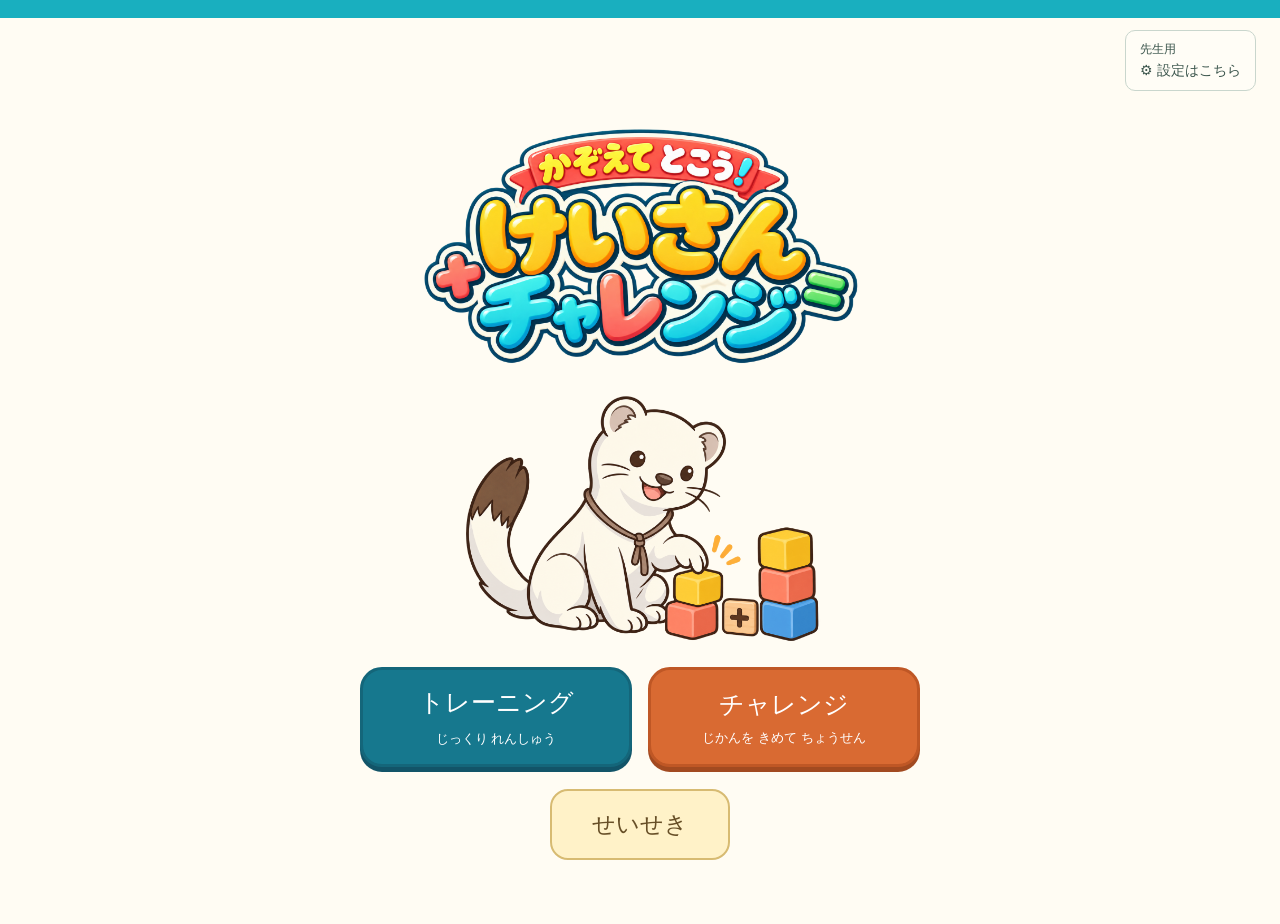
<file: index.html>
<!doctype html>
<html lang="ja"><head><meta charset="utf-8"><meta name="viewport" content="width=device-width,initial-scale=1"><title>かぞえて とこう！けいさんチャレンジ｜丸で数える計算学習</title><link rel="stylesheet" href="style.css"><meta name="description" content="足し算・引き算・掛け算を、丸で数えながら練習できる無料の計算学習アプリ。トレーニング、時間付きチャレンジ、せいせきの確認に対応。"><link rel="canonical" href="https://keisan-challenge-print.pages.dev/"><meta name="theme-color" content="#20b2c3"><link rel="icon" type="image/png" sizes="96x96" href="assets/icon-challenge-96.png"><link rel="apple-touch-icon" sizes="180x180" href="assets/icon-challenge-180.png"><link rel="manifest" href="challenge.webmanifest"><meta name="apple-mobile-web-app-title" content="けいさんチャレンジ"><meta property="og:type" content="website"><meta property="og:locale" content="ja_JP"><meta property="og:title" content="かぞえて とこう！けいさんチャレンジ｜丸で数える計算学習"><meta property="og:description" content="足し算・引き算・掛け算を、丸で数えながら練習できる無料の計算学習アプリ。トレーニング、時間付きチャレンジ、せいせきの確認に対応。"><meta property="og:url" content="https://keisan-challenge-print.pages.dev/"><meta property="og:image" content="https://keisan-challenge-print.pages.dev/assets/icon-challenge-512.png"><meta name="twitter:card" content="summary"><meta name="google-site-verification" content="uvuz7iof0rL-Bqsj0ACYcSARCsML4HEEWbpfn5xOF10" /></head>
<body><header><img class="mark app-icon" src="assets/icon-challenge-96.png" width="50" height="50" alt=""><div><p>じぶんのペースで、ひとつずつ</p><h1>百マス計算メーカー</h1></div><button id="teacherEntry" class="quiet" type="button"><span class="teacher-entry-name">先生用</span><span class="teacher-entry-action">⚙ 設定はこちら</span></button><button id="teacherBack" class="quiet" type="button" hidden>先生用メニューへ</button><button id="homeLink" class="quiet" type="button">トップへ</button></header>
<main><div id="home"><div class="child-start"><div class="child-brand"><h2 class="screen-reader-title">かぞえて とこう！けいさんチャレンジ</h2><img class="challenge-logo" src="assets/challenge-title.png" alt="" aria-hidden="true"></div><p id="childName" hidden></p><div class="counting-scene"><img class="counting-mascot" src="assets/okojo-counting.png" alt="積み木を数えるオコジョ"></div><div class="child-mode-buttons"><button id="start" type="button"><span>トレーニング</span><small>じっくり れんしゅう</small></button><button id="startChallenge" type="button"><span>チャレンジ</span><small>じかんを きめて ちょうせん</small></button></div><button id="openChildRecords" class="child-record-button" type="button">せいせき</button><p id="startError" role="alert"></p></div></div><div id="childRecordsView" hidden><h2>せいせき</h2><p id="childRecordName"></p><p id="childRecordMessage" role="status"></p><div id="childRecordStats" hidden></div><ol id="childRecordList"></ol><button id="childRecordsHome" type="button">もどる</button></div><div id="teacherMenuView" hidden><p class="eyebrow">先生の準備・管理</p><h2>先生用メニュー</h2><div class="teacher-workspaces"><section class="teacher-workspace app-workspace"><div class="workspace-heading"><span class="workspace-icon" aria-hidden="true">▦</span><div><h3>アプリの設定</h3><p>画面で取り組む「けいさんチャレンジ」の準備</p></div></div><p id="homeSummary" class="workspace-summary"></p><div class="teacher-menu"><button id="teacher" class="teacher-card" type="button">学習内容・画面の設定 <span>計算の種類、問題数、数字の範囲、表示・時間・音を設定 →</span></button><button id="openRecords" class="teacher-card" type="button">学習者・学習記録 <span>番号・ニックネームの選択、アプリの学習記録を確認 →</span></button></div><p id="learnerSummary" class="hint"></p></section></div><p class="hint">紙のプリントはこちら：<a href="print.html">百マス計算プリントメーカーを開く →</a></p></div><div id="teacherView" hidden><div class="intro"><p class="eyebrow">STEP 01</p><h2>その子に合う計算を、ここから。</h2><p>問題の条件を決めて、出題内容を確認しましょう。</p></div>
<form id="settings"><section><h3>01　計算と問題数</h3><div class="fields"><label>計算の種類<select name="operation"><option value="add">足し算</option><option value="subtract">引き算</option><option value="multiply">掛け算</option></select></label><label>問題数<select name="count"><option>3</option><option>5</option><option selected>10</option><option>25</option><option>100</option></select></label></div></section>
<section><h3>02　使う数字</h3><p class="hint">範囲は計算式に使う数に適用します。答えの範囲は制限しません。</p><div class="fields"><fieldset id="topRange"><legend>上段の数字（式の左側）</legend><div class="range"><input aria-label="上段の下限" name="topMin" type="number" min="0" value="1" required><span>〜</span><input aria-label="上段の上限" name="topMax" type="number" min="0" value="5" required></div></fieldset><fieldset id="tableRange" hidden><legend>出題する段</legend><div class="range"><input aria-label="段の下限" name="tableMin" type="number" min="0" value="1" required><span>〜</span><input aria-label="段の上限" name="tableMax" type="number" min="0" value="9" required></div></fieldset><fieldset><legend>左段の数字（式の右側）</legend><div class="range"><input aria-label="左段の下限" name="leftMin" type="number" min="0" value="1" required><span>〜</span><input aria-label="左段の上限" name="leftMax" type="number" min="0" value="5" required></div></fieldset></div>
<div class="fields conditions"><label id="carryField">繰り上がり<select name="carry"><option value="any">指定しない</option><option value="forbidden">なし</option><option value="required">あり</option></select></label><label id="borrowField" hidden>繰り下がり<select name="borrow"><option value="any">指定しない</option><option value="forbidden">なし</option><option value="required">あり</option></select></label><label id="negativeField" class="check" hidden><input name="nonNegative" type="checkbox" checked>負の答えを出さない</label></div><label class="check"><input name="allowDuplicates" type="checkbox">同じセット内の問題の重複を許可する</label><p class="hint">重複を許可しても、同じ問題が連続しないようにします。</p></section>
<section><h3>03　学習の設定</h3><div class="fields"><label hidden>学習モード<select name="mode"><option value="practice">練習モード（制限時間なし）</option><option value="challenge">実践モード</option></select></label><label id="durationField" hidden>チャレンジの時間<select name="duration"><option value="1">1分</option><option value="2">2分</option><option value="3">3分</option><option value="4">4分</option><option value="5" selected>5分</option><option value="6">6分</option><option value="7">7分</option><option value="8">8分</option><option value="9">9分</option><option value="10">10分</option></select></label><label>計算画面の表示<select name="display"><option value="normal">通常表示</option><option value="support">サポート表示（丸で数える）</option></select></label><label>数字キーパッドの位置<select name="keypad"><option value="right">右寄せ</option><option value="left">左寄せ</option></select></label><label>効果音<select name="sound"><option value="off">オフ</option><option value="on">オン</option></select></label></div><p class="hint">設定を確認したら「設定を使ってトップへ」で戻れます。設定はこのページを閉じるまで有効です。</p></section>
<div class="actions"><button id="apply" class="quiet" type="button">設定を使ってトップへ</button><button type="submit">この条件で問題を確認する <span>→</span></button></div></form>
<section id="preview" hidden tabindex="-1"><p class="eyebrow">PREVIEW</p><h2>出題内容の確認</h2><p id="summary"></p><p id="error" role="alert"></p><ol id="questions"></ol></section>
</div><div id="recordsView" hidden><p class="eyebrow">先生用</p><h2>学習記録</h2><p class="hint">この端末・ブラウザー内だけに保存します。外部送信・端末間同期はありません。閲覧データの削除や端末・ブラウザーの設定によって記録が消えることがあります。</p><p id="storageMessage" role="status"></p><section><h3>学習者を選ぶ</h3><label>記録する学習者<select id="learnerSelect"><option value="">選ばない（保存せずに学習）</option></select></label><p class="hint">共有端末では、学習を始める前に選択を確認してください。ページを開き直すと未選択に戻ります。</p><div class="register-row"><label>番号またはニックネーム<input id="learnerName" type="text" maxlength="40" placeholder="例：01、そら" autocomplete="off"></label><button id="addLearner" type="button">登録して選ぶ</button></div><p id="learnerMessage" role="status"></p></section><section><h3>選んだ学習者の記録</h3><p id="recordEmpty"></p><div class="record-table-wrap"><table id="recordTable" hidden><thead><tr><th scope="col">日付</th><th scope="col">できた数</th><th scope="col">操作</th></tr></thead><tbody id="recordRows"></tbody></table></div><button id="clearLearnerRecords" class="quiet" type="button" hidden>この学習者の記録をすべて削除</button><div id="deleteRecordConfirm" hidden><p>選んだ記録を削除します。元に戻せません。</p><button id="confirmRecordDelete" type="button">削除する</button><button id="cancelRecordDelete" class="quiet" type="button">やめる</button></div></section><button id="recordsHome" type="button">トップへ</button></div><div id="lesson" hidden><div class="lesson-meta"><span id="modeLabel"></span><span id="timer"></span></div><ol id="progress" aria-label="問題の進み具合"></ol><div class="calculation"><div id="equation"></div><output id="answer" aria-label="入力した答え"></output></div><div id="support" hidden><div id="quantities"></div><p class="support-hint">まるを おすと、いろが かわるよ</p></div><p id="feedback" role="status" aria-live="polite"></p><div id="retryOptions" hidden><button id="showAnswer" class="quiet" type="button">答えを見る</button><button id="skip" class="quiet" type="button">次へ進む</button></div><div id="keypad"></div></div><div id="result" class="hero" hidden><p class="eyebrow">おしまい</p><h2 id="resultTitle"></h2><button id="resultHome" type="button">トップへ</button></div><footer>学習者を選んだ場合、日付とできた数をこの端末のブラウザー内に保存します。 · <a href="about-challenge.html">使い方・アプリについて</a></footer></main><dialog id="leaveLesson" aria-labelledby="leaveTitle" aria-describedby="leaveDescription"><h2 id="leaveTitle">学習をやめて戻りますか？</h2><p id="leaveDescription">この回の記録は保存しません。</p><p class="hint">実践モードの時間は、確認中も進みます。</p><div class="leave-actions"><button id="continueLesson" type="button" autofocus>学習を続ける</button><button id="confirmLeave" class="quiet" type="button">やめてトップへ</button></div></dialog><script type="module" src="src/app.mjs"></script></body></html>
</file>
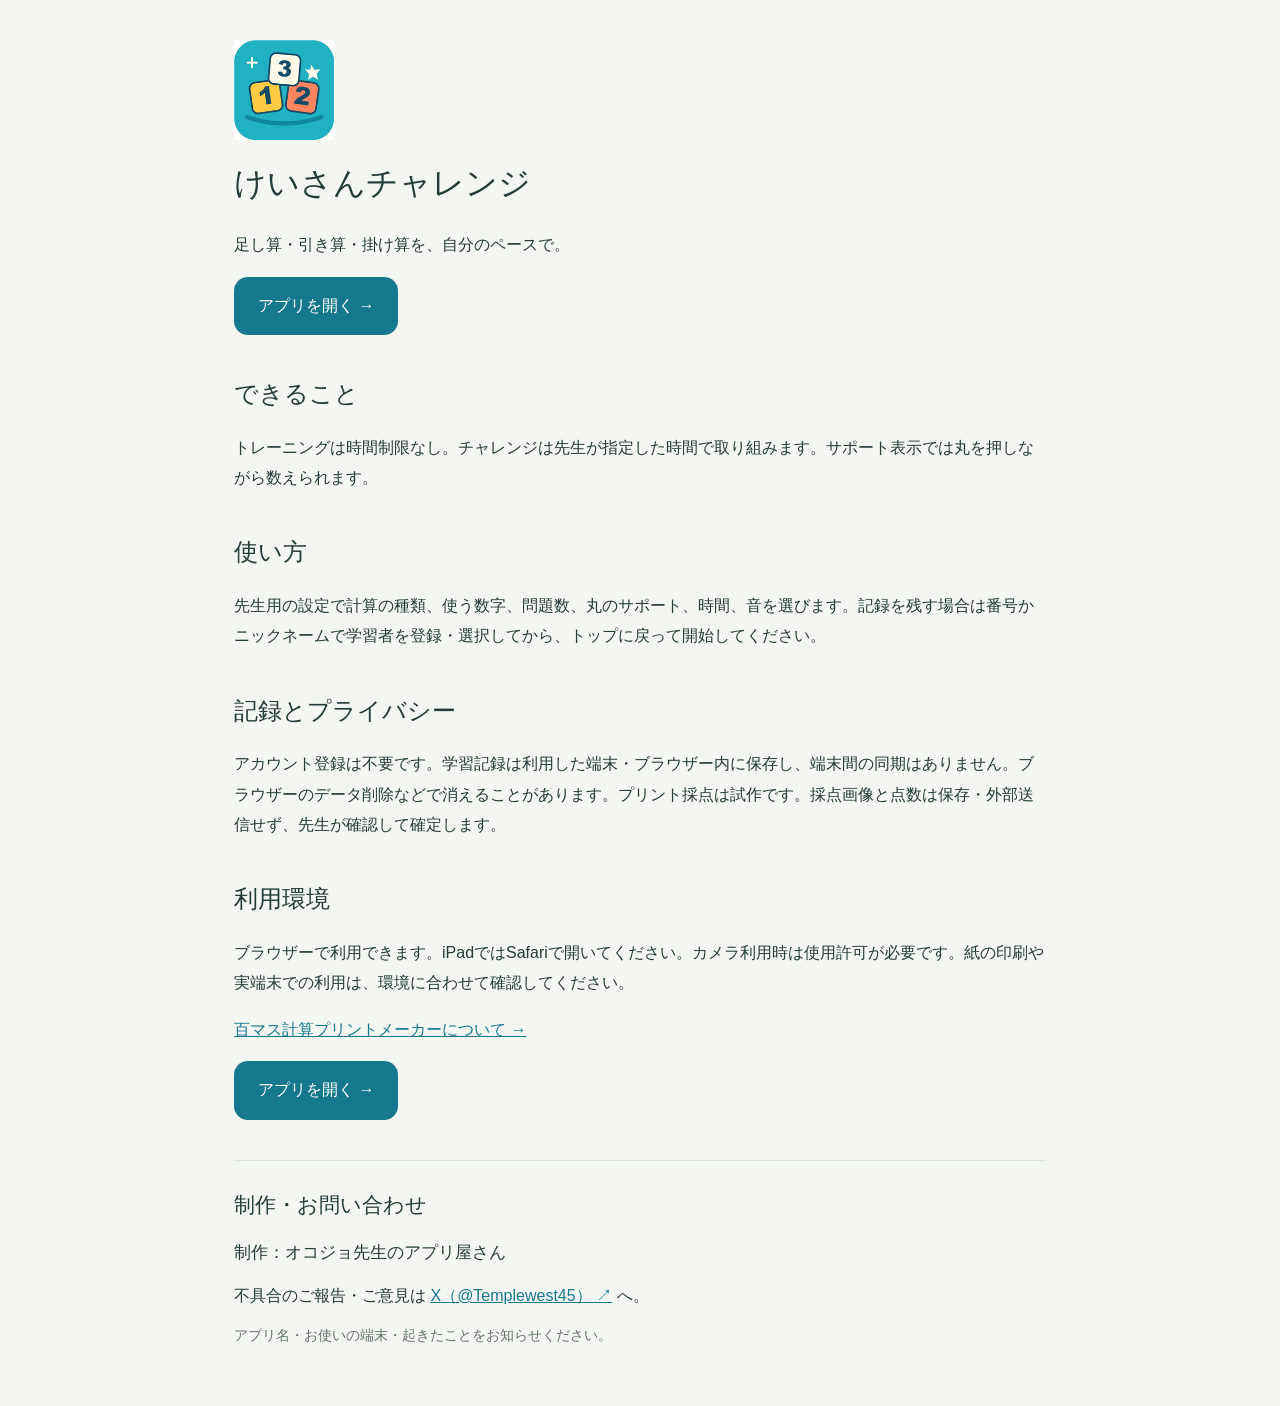
<file: about-challenge.html>
<!doctype html><html lang="ja"><head><meta charset="utf-8"><meta name="viewport" content="width=device-width,initial-scale=1"><title>けいさんチャレンジ｜使い方・機能</title><meta name="description" content="足し算・引き算・掛け算を、自分のペースで。トレーニングは時間制限なし。チャレンジは先生が指定した時間で取り組みます。サポート表示では丸を押しながら数えられます。"><link rel="canonical" href="https://keisan-challenge-print.pages.dev/about-challenge.html"><link rel="icon" href="assets/icon-challenge-96.png" type="image/png"><meta property="og:title" content="けいさんチャレンジ"><meta property="og:image" content="https://keisan-challenge-print.pages.dev/assets/icon-challenge-512.png"><link rel="stylesheet" href="style.css"></head><body><main class="about-page"><img class="about-icon" src="assets/icon-challenge-192.png" alt=""><h1>けいさんチャレンジ</h1><p>足し算・引き算・掛け算を、自分のペースで。</p><a class="open-app" href="index.html">アプリを開く →</a><h2>できること</h2><p>トレーニングは時間制限なし。チャレンジは先生が指定した時間で取り組みます。サポート表示では丸を押しながら数えられます。</p><h2>使い方</h2><p>先生用の設定で計算の種類、使う数字、問題数、丸のサポート、時間、音を選びます。記録を残す場合は番号かニックネームで学習者を登録・選択してから、トップに戻って開始してください。</p><h2>記録とプライバシー</h2><p>アカウント登録は不要です。学習記録は利用した端末・ブラウザー内に保存し、端末間の同期はありません。ブラウザーのデータ削除などで消えることがあります。プリント採点は試作です。採点画像と点数は保存・外部送信せず、先生が確認して確定します。</p><h2>利用環境</h2><p>ブラウザーで利用できます。iPadではSafariで開いてください。カメラ利用時は使用許可が必要です。紙の印刷や実端末での利用は、環境に合わせて確認してください。</p><p><a href="about-print.html">百マス計算プリントメーカーについて →</a></p><a class="open-app" href="index.html">アプリを開く →</a><section class="creator-info" aria-labelledby="creator-info-heading"><h2 id="creator-info-heading">制作・お問い合わせ</h2><p class="creator-credit">制作：<strong>オコジョ先生のアプリ屋さん</strong></p><p>不具合のご報告・ご意見は <a href="https://x.com/Templewest45" target="_blank" rel="noopener noreferrer">X（@Templewest45） ↗</a> へ。</p><p class="hint">アプリ名・お使いの端末・起きたことをお知らせください。</p></section></main></body></html>
</file>
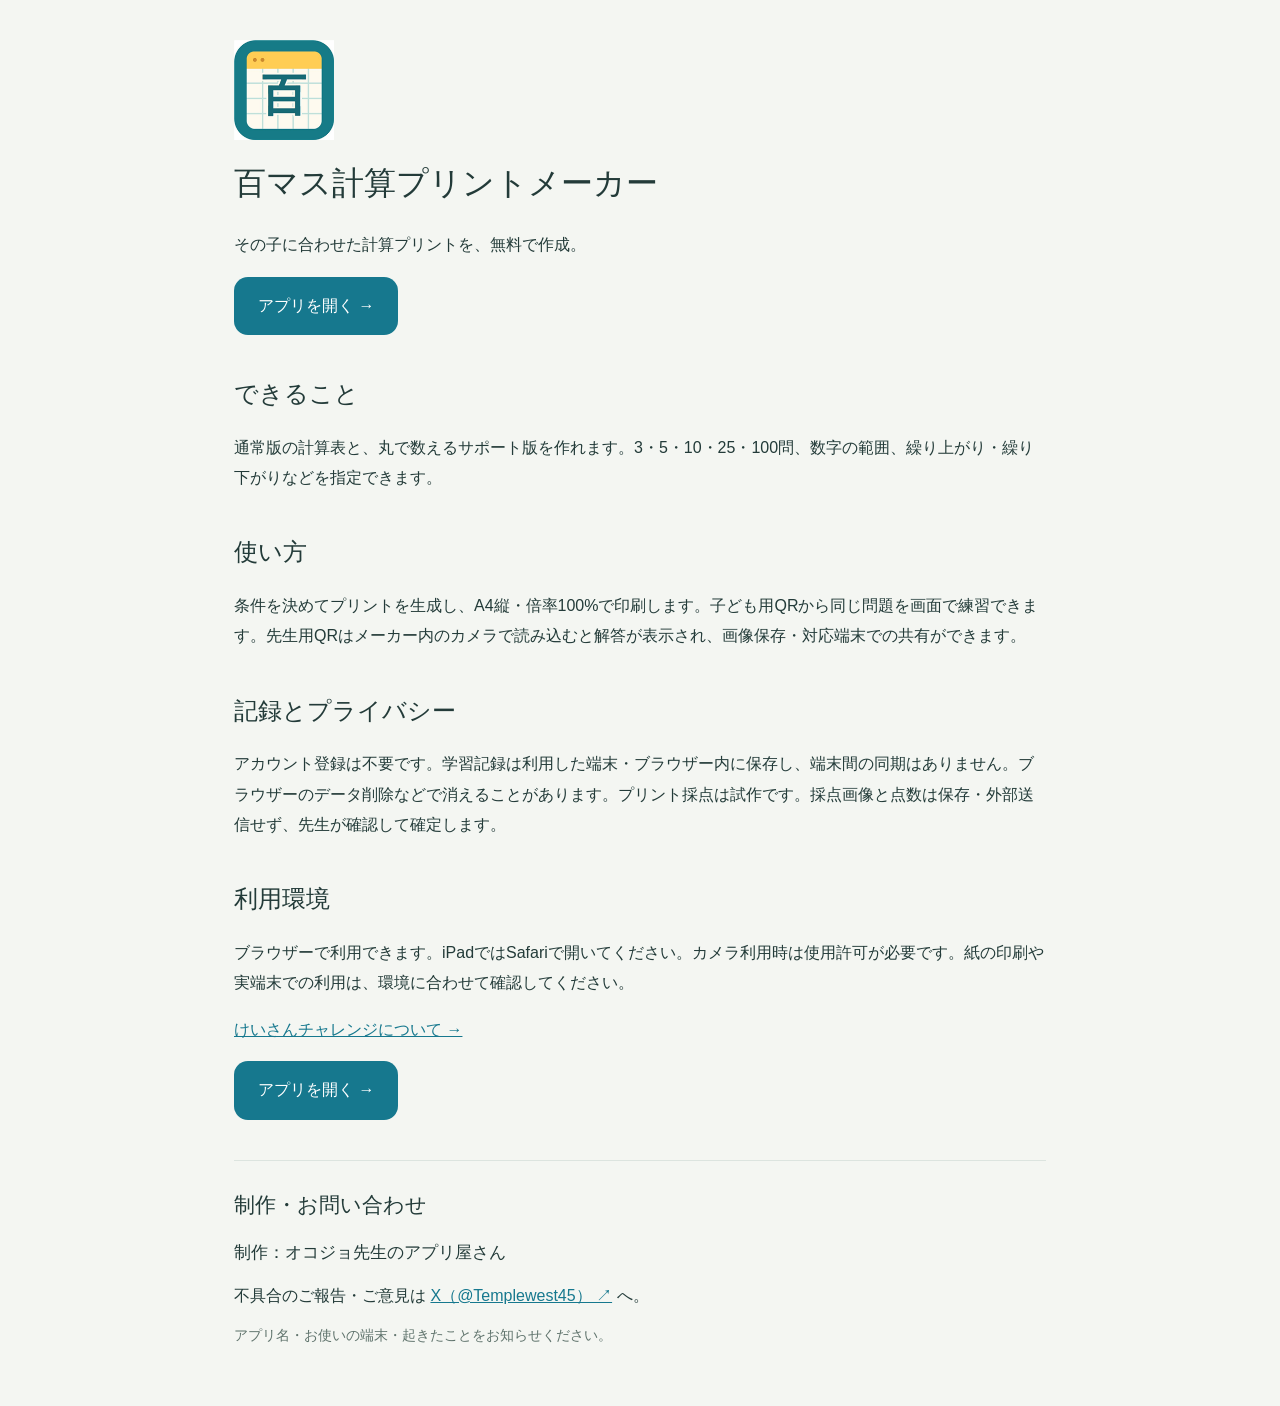
<file: about-print.html>
<!doctype html><html lang="ja"><head><meta charset="utf-8"><meta name="viewport" content="width=device-width,initial-scale=1"><title>百マス計算プリントメーカー｜使い方・機能</title><meta name="description" content="その子に合わせた計算プリントを、無料で作成。通常版の計算表と、丸で数えるサポート版を作れます。3・5・10・25・100問、数字の範囲、繰り上がり・繰り下がりなどを指定できます。"><link rel="canonical" href="https://keisan-challenge-print.pages.dev/about-print.html"><link rel="icon" href="assets/icon-print-96.png" type="image/png"><meta property="og:title" content="百マス計算プリントメーカー"><meta property="og:image" content="https://keisan-challenge-print.pages.dev/assets/icon-print-512.png"><link rel="stylesheet" href="style.css"></head><body><main class="about-page"><img class="about-icon" src="assets/icon-print-192.png" alt=""><h1>百マス計算プリントメーカー</h1><p>その子に合わせた計算プリントを、無料で作成。</p><a class="open-app" href="print.html">アプリを開く →</a><h2>できること</h2><p>通常版の計算表と、丸で数えるサポート版を作れます。3・5・10・25・100問、数字の範囲、繰り上がり・繰り下がりなどを指定できます。</p><h2>使い方</h2><p>条件を決めてプリントを生成し、A4縦・倍率100%で印刷します。子ども用QRから同じ問題を画面で練習できます。先生用QRはメーカー内のカメラで読み込むと解答が表示され、画像保存・対応端末での共有ができます。</p><h2>記録とプライバシー</h2><p>アカウント登録は不要です。学習記録は利用した端末・ブラウザー内に保存し、端末間の同期はありません。ブラウザーのデータ削除などで消えることがあります。プリント採点は試作です。採点画像と点数は保存・外部送信せず、先生が確認して確定します。</p><h2>利用環境</h2><p>ブラウザーで利用できます。iPadではSafariで開いてください。カメラ利用時は使用許可が必要です。紙の印刷や実端末での利用は、環境に合わせて確認してください。</p><p><a href="about-challenge.html">けいさんチャレンジについて →</a></p><a class="open-app" href="print.html">アプリを開く →</a><section class="creator-info" aria-labelledby="creator-info-heading"><h2 id="creator-info-heading">制作・お問い合わせ</h2><p class="creator-credit">制作：<strong>オコジョ先生のアプリ屋さん</strong></p><p>不具合のご報告・ご意見は <a href="https://x.com/Templewest45" target="_blank" rel="noopener noreferrer">X（@Templewest45） ↗</a> へ。</p><p class="hint">アプリ名・お使いの端末・起きたことをお知らせください。</p></section></main></body></html>
</file>
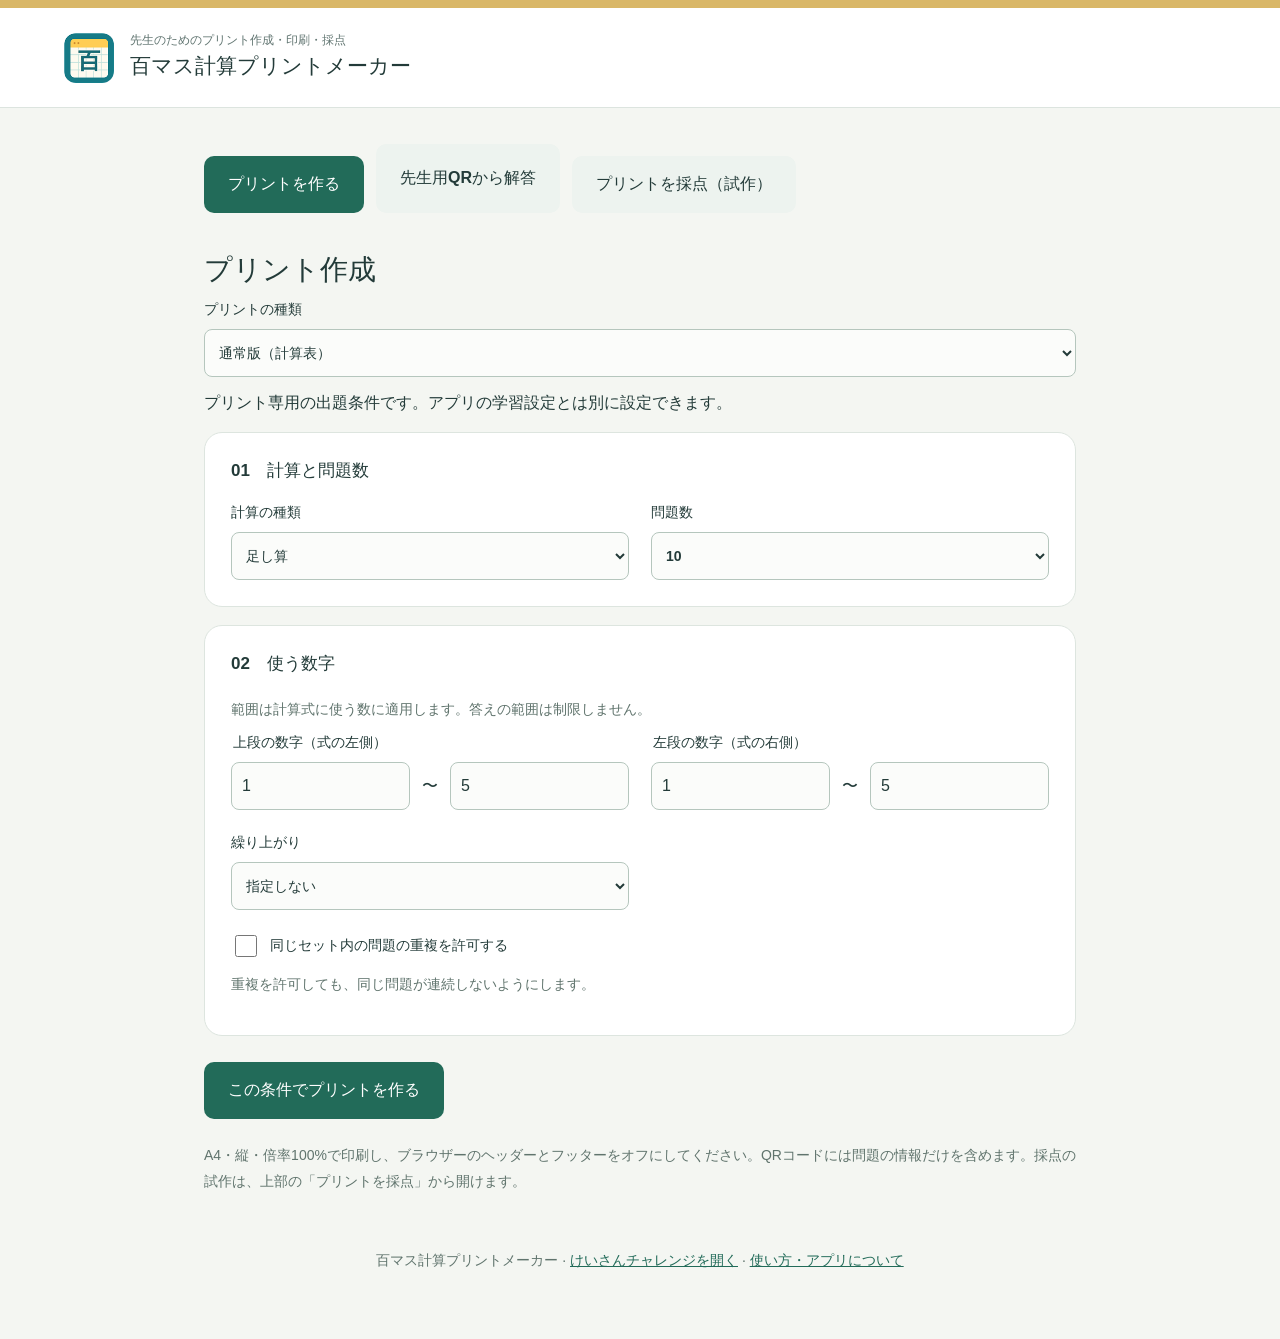
<file: print.html>
<!doctype html><html lang="ja"><head><meta charset="utf-8"><meta name="viewport" content="width=device-width,initial-scale=1"><title>百マス計算プリントメーカー｜無料の計算プリント作成・印刷</title><link rel="stylesheet" href="style.css"><meta name="description" content="足し算・引き算・掛け算の百マス計算プリントを無料作成。3・5・10・25・100問、数字の範囲、通常版・丸で数えるサポート版を指定して印刷できます。"><link rel="canonical" href="https://keisan-challenge-print.pages.dev/print.html"><meta name="theme-color" content="#177b87"><link rel="icon" type="image/png" sizes="96x96" href="assets/icon-print-96.png"><link rel="apple-touch-icon" sizes="180x180" href="assets/icon-print-180.png"><link rel="manifest" href="print.webmanifest"><meta name="apple-mobile-web-app-title" content="百マスプリント"><meta property="og:type" content="website"><meta property="og:locale" content="ja_JP"><meta property="og:title" content="百マス計算プリントメーカー｜無料の計算プリント作成・印刷"><meta property="og:description" content="足し算・引き算・掛け算の百マス計算プリントを無料作成。3・5・10・25・100問、数字の範囲、通常版・丸で数えるサポート版を指定して印刷できます。"><meta property="og:url" content="https://keisan-challenge-print.pages.dev/print.html"><meta property="og:image" content="https://keisan-challenge-print.pages.dev/assets/icon-print-512.png"><meta name="twitter:card" content="summary"><meta name="google-site-verification" content="uvuz7iof0rL-Bqsj0ACYcSARCsML4HEEWbpfn5xOF10" /></head><body data-app="print"><header><img class="mark app-icon" src="assets/icon-print-96.png" width="50" height="50" alt=""><div><p>先生のためのプリント作成・印刷・採点</p><h1>百マス計算プリントメーカー</h1></div></header><main><nav class="print-app-nav" aria-label="プリントメーカーのメニュー"><button id="openPrint" type="button" aria-pressed="true">プリントを作る</button><button id="openAnswerReader" class="quiet" type="button" aria-pressed="false">先生用QRから解答</button><button id="openGrading" class="quiet" type="button" aria-pressed="false">プリントを採点（試作）</button></nav><div id="printView"><div class="print-controls"><p class="eyebrow">先生用</p><h2>プリント作成</h2><label>プリントの種類<select id="printType"><option value="normal">通常版（計算表）</option><option value="support">サポート版（丸で数える）</option></select></label><p>プリント専用の出題条件です。アプリの学習設定とは別に設定できます。</p><form id="printSettings"><section><h3>01　計算と問題数</h3><div class="fields"><label>計算の種類<select name="operation"><option value="add">足し算</option><option value="subtract">引き算</option><option value="multiply">掛け算</option></select></label><label>問題数<select name="count"><option>3</option><option>5</option><option selected>10</option><option>25</option><option>100</option></select></label></div></section>
<section><h3>02　使う数字</h3><p class="hint">範囲は計算式に使う数に適用します。答えの範囲は制限しません。</p><div class="fields"><fieldset id="print-topRange"><legend>上段の数字（式の左側）</legend><div class="range"><input aria-label="上段の下限" name="topMin" type="number" min="0" value="1" required><span>〜</span><input aria-label="上段の上限" name="topMax" type="number" min="0" value="5" required></div></fieldset><fieldset id="print-tableRange" hidden><legend>出題する段</legend><div class="range"><input aria-label="段の下限" name="tableMin" type="number" min="0" value="1" required><span>〜</span><input aria-label="段の上限" name="tableMax" type="number" min="0" value="9" required></div></fieldset><fieldset><legend>左段の数字（式の右側）</legend><div class="range"><input aria-label="左段の下限" name="leftMin" type="number" min="0" value="1" required><span>〜</span><input aria-label="左段の上限" name="leftMax" type="number" min="0" value="5" required></div></fieldset></div>
<div class="fields conditions"><label id="print-carryField">繰り上がり<select name="carry"><option value="any">指定しない</option><option value="forbidden">なし</option><option value="required">あり</option></select></label><label id="print-borrowField" hidden>繰り下がり<select name="borrow"><option value="any">指定しない</option><option value="forbidden">なし</option><option value="required">あり</option></select></label><label id="print-negativeField" class="check" hidden><input name="nonNegative" type="checkbox" checked>負の答えを出さない</label></div><label class="check"><input name="allowDuplicates" type="checkbox">同じセット内の問題の重複を許可する</label><p class="hint">重複を許可しても、同じ問題が連続しないようにします。</p></section>
</form><p id="printSummary"></p><button id="makePrint" type="button">この条件でプリントを作る</button><button id="printButton" class="quiet" type="button" hidden>印刷する</button><div id="printImageActions" class="print-image-actions" hidden><label id="imagePageLabel">画像にするページ<select id="imagePage"></select></label><button id="downloadPrintImage" type="button">画像をダウンロード</button><button id="sharePrintImage" class="quiet" type="button">画像を共有</button><p id="printImageMessage" role="status"></p></div><p id="printError" role="alert"></p><p class="hint">A4・縦・倍率100%で印刷し、ブラウザーのヘッダーとフッターをオフにしてください。QRコードには問題の情報だけを含めます。採点の試作は、上部の「プリントを採点」から開けます。</p></div><div id="paper" hidden></div></div><div id="answerReaderView" hidden><h2>先生用QRを読み込む</h2><p>カメラを開き、プリント下部の「先生用」QRをかざしてください。読み取ると解答を表示します。</p><div class="answer-actions"><button id="startAnswerCamera" type="button">カメラで先生用QRを読む</button><button id="stopAnswerCamera" class="quiet" type="button" hidden>カメラを閉じる</button></div><video id="answerQrVideo" playsinline muted hidden aria-label="先生用QRのカメラ映像"></video><label class="photo-picker">先生用QRの写真を選ぶ・撮影する<input id="answerQrFile" type="file" accept="image/*" capture="environment"></label><p id="answerQrMessage" role="status"></p></div><div id="gradingView" hidden><p class="eyebrow">先生用・技術検証</p><h2>プリント採点</h2><p class="hint">手書き数字の認識は試作です。画像と認識結果を全問確認し、修正してから確定してください。画像・点数は保存せず、この画面を離れると破棄します。外部送信しません。</p><button id="startCamera" type="button">カメラを開く</button><label class="photo-picker">撮影した写真を選ぶ<input id="gradingFile" type="file" accept="image/*" capture="environment"></label><video id="gradingVideo" playsinline muted hidden></video><button id="takePhoto" type="button" hidden>この画像で撮影</button><p id="gradingMessage" role="status" aria-live="polite"></p><canvas id="gradingCanvas" hidden aria-label="写真の用紙四隅を左上から時計回りに指定"></canvas><button id="resetCorners" class="quiet" type="button" hidden>四隅を選び直す</button><button id="recognizePrint" type="button" hidden>数字を読み取る（仮採点）</button><div id="gradingReview" hidden><h3>先生の確認・修正</h3><p class="hint">空欄も含めて全問を確認してください。数字を修正すると確認済みのチェックが外れます。</p><div id="gradingRows"></div><button id="confirmGrading" type="button">確認して確定</button><p id="gradingResult" role="status"></p></div><div id="gradingReference" aria-hidden="true"></div></div><footer>百マス計算プリントメーカー · <a href="index.html">けいさんチャレンジを開く</a> · <a href="about-print.html">使い方・アプリについて</a></footer></main><script src="vendor/jsqr.mjs"></script><script src="vendor/ocr/tesseract.min.js"></script><script src="vendor/qrcode.mjs"></script><script type="module" src="src/print-app.mjs"></script></body></html>
</file>
<file: style.css>
:root{font-family:"Yu Gothic UI","Meiryo",sans-serif;color:#233b39;background:#f4f6f2;font-synthesis:none}*{box-sizing:border-box}body{margin:0}header{display:flex;align-items:center;gap:16px;padding:24px 5%;background:#fff;border-bottom:1px solid #dce4df}header p{font-size:12px;margin:0;color:#617571}h1{font-size:21px;margin:3px 0}.mark{background:#226b59;color:white;border-radius:14px;font-size:32px;width:50px;height:50px;text-align:center}.badge{margin-left:auto;background:#edf3ef;border-radius:30px;padding:9px 16px;font-size:12px}main{max-width:920px;margin:auto;padding:36px 24px}.intro{margin-bottom:30px}h2{font-size:28px;margin:8px 0 12px}.eyebrow{font-size:12px;font-weight:bold;letter-spacing:2px;color:#337961}.intro>p:last-child,.hint,footer{color:#60746d;font-size:14px;line-height:1.8}section{background:#fff;border:1px solid #dde5df;border-radius:18px;padding:26px;margin:18px 0}h3{font-size:17px;margin:0 0 22px}.fields{display:grid;grid-template-columns:1fr 1fr;gap:22px}label,legend{font-size:14px;font-weight:600}label{display:flex;flex-direction:column;gap:10px}input,select,button{font:inherit}select,input[type=number]{width:100%;height:48px;border:1px solid #b5c6bd;border-radius:8px;background:#fbfcfa;padding:10px;color:#233b39}input:focus,select:focus,button:focus-visible{outline:3px solid #e2b44b;outline-offset:3px}fieldset{margin:0;padding:0;border:0;min-width:0}legend{margin-bottom:10px}.range{display:flex;align-items:center;gap:12px}.conditions{margin-top:24px}.check{display:flex;flex-direction:row;align-items:center;margin-top:22px;gap:10px}.check input{width:22px;height:22px;accent-color:#226b59}.hint{margin:12px 0}.actions{text-align:right}button{border:0;background:#226b59;color:#fff;border-radius:10px;padding:18px 24px;font-weight:bold;cursor:pointer}button:hover{background:#185644}button span{margin-left:25px}#questions{display:grid;grid-template-columns:repeat(2,1fr);gap:12px;padding-left:30px}#questions li{padding:12px;background:#f4f6f2;border-radius:8px;font-size:20px}#error{color:#923b2a;line-height:1.8}footer{text-align:center;margin:30px 0}[hidden]{display:none!important}@media(max-width:600px){header{padding:18px;gap:10px}h1{font-size:17px}.badge{display:none}main{padding:24px 14px}h2{font-size:23px}section{padding:20px}.fields{grid-template-columns:1fr}#questions{grid-template-columns:1fr}.actions button{width:100%}}
:root{--green:#226b59}.quiet{background:#edf3ef;color:#233b39}.quiet:hover{background:#dce9e0}#homeLink{margin-left:auto;padding:12px}.hero{padding:64px 32px;text-align:center;background:#e6eee4;border-radius:24px;margin:18px 0 28px}.hero h2{font-size:44px;line-height:1.6;letter-spacing:.06em}.hero>p{line-height:1.8}.hero button{min-width:240px;font-size:22px;margin:20px 0 8px}.teacher-card{display:flex;align-items:center;justify-content:space-between;width:100%;background:#fff;border:1px solid #cbd9d0;color:#233b39;text-align:left;padding:25px}.teacher-card span{font-size:14px;font-weight:normal}.teacher-card:hover{background:#edf3ef}.actions{display:flex;gap:12px;justify-content:flex-end;flex-wrap:wrap}.lesson-meta{display:flex;justify-content:space-between;color:#51675d}#progress{display:flex;justify-content:center;gap:8px;padding:0;list-style:none;margin:28px 0}#progress li{width:44px;height:44px;border:2px solid #c9d5cc;border-radius:50%;display:grid;place-items:center;background:#fff;font-size:18px}#progress .current{border:3px solid #226b59;background:#e0eee5;font-weight:bold}#progress .done{background:#e5ede7}.calculation{display:flex;justify-content:center;align-items:center;gap:20px;margin:40px 0 0;font-size:clamp(32px,6vw,64px);font-weight:bold}#answer{min-width:130px;min-height:90px;padding:10px;border:3px solid #568875;border-radius:12px;text-align:center;background:#fff}#feedback{text-align:center;min-height:56px;font-size:27px;margin:14px 0;color:#226b59}#keypad{display:grid;grid-template-columns:repeat(3,1fr);gap:12px;max-width:420px;margin:14px 0 0 auto}#keypad[data-side=left]{margin-left:0;margin-right:auto}#keypad button{min-height:72px;font-size:26px;background:#fff;color:#233b39;border:1px solid #aebfb4;box-shadow:0 3px 0 #d5dfd7}#keypad button:hover{background:#e6eee4}#keypad button:nth-child(12){background:#226b59;color:#fff}#retryOptions{text-align:center}#retryOptions button{margin:0 6px;padding:12px}@media(max-width:600px){.hero{padding:36px 18px}.hero h2{font-size:32px}.teacher-card{display:block}.teacher-card span{display:block;margin:10px 0 0}.calculation{gap:10px}#answer{min-width:95px;min-height:72px}#progress{gap:4px}#progress li{width:30px;height:30px;font-size:14px}#keypad{max-width:360px}#keypad button{min-height:60px}.actions button{width:auto}}
/* 10問を見通せる計算カード */
#progress{display:grid;grid-template-columns:repeat(10,minmax(0,1fr));gap:6px;overflow-x:auto;padding:4px 2px 10px;justify-content:normal}
#progress li{width:auto;height:auto;min-width:0;min-height:112px;border-radius:10px;display:flex;flex-direction:column;gap:9px;padding:8px 3px;border:2px solid #c9d5cc}
#progress .current{border:3px solid #226b59;padding:7px 2px;box-shadow:0 3px 0 #226b59}
.problem-number{font-size:12px;color:#60746d;line-height:1}.problem-expression{font-size:clamp(12px,1.5vw,17px);white-space:nowrap;font-weight:600;line-height:1.5}.problem-answer{display:block;width:80%;min-height:32px;border:1px solid #bdcec2;border-radius:5px;background:#fff;text-align:center;font-size:20px;line-height:30px;font-weight:600}.current .problem-number{color:#226b59;font-weight:bold}.done .problem-answer{background:#eff6ef}
@media(max-width:700px){#progress{grid-template-columns:repeat(10,76px);gap:6px}#progress li{min-height:106px}.problem-expression{font-size:16px}}
#progress li{min-height:100px;gap:7px}.problem-status{display:block;height:30px;line-height:30px;font-size:30px;font-weight:500}.problem-status.correct{color:#c33131}.problem-status.passed{color:#2467b3}
#support{margin:18px auto;max-width:700px}.support-hint{text-align:center;color:#51675d;font-size:15px;margin:8px 0 16px}#quantities{display:flex;justify-content:center;align-items:center;gap:16px;flex-wrap:wrap}.quantity{display:flex;flex-direction:column;gap:6px;padding:12px;background:#fff;border:1px solid #d0ddd4;border-radius:12px}.quantity-label{font-size:18px;text-align:center;font-weight:bold;margin-bottom:2px}.dot-row{display:grid;grid-template-columns:repeat(5,38px);gap:5px}.count-dot{display:grid;place-items:center;width:38px;height:38px;padding:0;min-width:0;border-radius:50%;background:#fff;border:2px solid #537c6a;color:#fff;touch-action:manipulation}.count-dot:hover{background:#e7eee6}.count-dot.counted{background:#226b59;border-color:#226b59}.count-dot.counted::after{content:'✓';font-size:22px}.count-dot:focus-visible{outline:3px solid #e2b44b;outline-offset:2px}.quantity-symbol{font-size:28px}.quantity-zero{color:#60746d;padding:6px}.quantity-summary{width:100%;text-align:center;margin:0;color:#51675d}#support:not([hidden])~#feedback{margin:8px 0;min-height:38px}@media(max-width:600px){#quantities{gap:10px}.dot-row{grid-template-columns:repeat(5,34px);gap:4px}.count-dot{width:34px;height:34px}.quantity{padding:10px}}
/* 入力する場所をひとまとまりにする */
#keypad{background:#e2ebf2;border:1px solid #bacddc;border-radius:20px;padding:18px;box-shadow:0 4px 0 #cedce6;max-width:456px}
#keypad button{border-color:#b4c4d0;box-shadow:0 3px 0 #c3d2dd}
#keypad button:nth-child(10){background:#fff1df;border-color:#d9bf9e;color:#674a2c}
#keypad button:nth-child(10):hover{background:#f9e2c4}
#keypad button:nth-child(12){background:#226b59;border-color:#226b59;color:#fff}
@media(max-width:600px){#keypad{padding:14px;max-width:388px;border-radius:16px}}
#openRecords{margin-top:12px}.register-row{display:flex;gap:16px;align-items:end;margin-top:24px}.register-row label{flex:1}input[type=text]{width:100%;padding:12px;border:1px solid #b5c6bd;border-radius:8px;background:#fbfcfa}#recordTable{width:100%;border-collapse:collapse}#recordTable th,#recordTable td{text-align:left;padding:14px;border-bottom:1px solid #dde5df}#recordTable th{background:#edf3ef}#recordTable button{padding:10px 16px}.record-table-wrap{overflow-x:auto}#clearLearnerRecords{margin-top:20px}#deleteRecordConfirm{background:#fff1df;border-radius:10px;padding:18px;margin-top:18px}#deleteRecordConfirm button{margin-right:10px}#storageMessage,#learnerMessage{line-height:1.8}@media(max-width:600px){.register-row{align-items:stretch;flex-direction:column}}
#openPrint{margin-top:12px}.print-controls{margin-bottom:24px}.print-controls button{margin:8px 8px 8px 0}#printError{color:#923b2a}#paper{width:210mm;min-height:297mm;padding:20mm 12mm 15mm;background:#fff;color:#000;box-shadow:0 4px 20px #0002;margin:24px auto;box-sizing:border-box;font-family:"Meiryo",sans-serif}.paper-meta{display:grid;grid-template-columns:1fr 1fr;gap:6mm 5mm;font-size:12pt;margin-bottom:10mm}.calculation-table{border-collapse:collapse;width:186mm;table-layout:fixed}.calculation-table th,.calculation-table td{border:0.4mm solid #222;padding:0;text-align:center;height:var(--cell-height);font-size:20pt;font-weight:normal}.calculation-table th{background:#f4f4f4}.paper-bottom{display:flex;justify-content:space-between;align-items:start;margin-top:5mm;font-size:11pt}.paper-qr{width:24mm;height:24mm;margin-left:auto}.paper-qr svg{display:block;width:100%;height:100%}#printView{overflow-x:auto}@page{size:A4 portrait;margin:20mm 12mm 15mm}@media print{html,body{background:#fff!important;margin:0!important;padding:0!important}header,footer,main>div:not(#printView),.print-controls{display:none!important}main{max-width:none;margin:0;padding:0}#printView{display:block!important;overflow:visible}#paper{display:block!important;margin:0;padding:0;width:186mm;min-height:0;box-shadow:none;break-inside:avoid}.calculation-table th{background:#f4f4f4!important;print-color-adjust:exact}.paper-meta,.calculation-table,.paper-bottom{break-inside:avoid}}
#paper.support-pages{width:auto;min-height:0;padding:0;background:transparent;box-shadow:none}.support-paper{width:210mm;height:297mm;box-sizing:border-box;padding:20mm 12mm 15mm;margin:24px auto;background:#fff;color:#000;box-shadow:0 4px 20px #0002}.support-paper .paper-meta{font-size:11pt;gap:4mm 5mm;margin-bottom:6mm}.support-paper-grid{display:grid;grid-template-columns:1fr 1fr;grid-template-rows:repeat(5,38mm);gap:2mm 4mm}.support-paper-card{border:0.3mm solid #555;padding:2.5mm;min-width:0;overflow:visible;box-sizing:border-box}.support-paper-card.unused{border-color:transparent}.support-paper-equation{display:flex;align-items:center;gap:2mm;font-size:15pt;white-space:nowrap;margin-bottom:2mm}.paper-answer-blank{display:inline-block;min-width:15mm;height:9mm;border:0.3mm solid #333;margin-left:auto}.paper-quantities{display:flex;align-items:center;gap:2mm;flex-wrap:wrap;font-size:12pt;max-width:100%}.paper-quantity{display:flex;flex-direction:column;gap:0.7mm;padding:1mm;border:0.2mm solid #aaa;min-height:4mm}.paper-dot-row{display:grid;grid-template-columns:repeat(5,3mm);gap:0.8mm}.paper-dot{width:3mm;height:3mm;border:0.25mm solid #000;border-radius:50%;display:block;box-sizing:border-box}.support-paper .paper-bottom{margin-top:3mm}.support-paper .paper-qr{width:24mm;height:24mm}@media print{#paper.support-pages{width:186mm;break-inside:auto}.support-paper{width:186mm;height:261mm;padding:0;margin:0;box-shadow:none;break-after:page;break-inside:avoid}.support-paper:last-child{break-after:auto}.support-paper-card{break-inside:avoid}}
.paper-dot-row{grid-template-columns:repeat(5,4mm);gap:1mm}.paper-dot{width:4mm;height:4mm}.paper-quantity{gap:0.8mm}
#openGrading{margin-top:12px}.photo-picker{margin:20px 0}#gradingVideo,#gradingCanvas{display:block;max-width:100%;height:auto;margin:20px auto}#gradingCanvas{cursor:crosshair;touch-action:manipulation}#gradingVideo{max-height:450px}.grading-row{display:grid;grid-template-columns:1fr 140px 1fr 1fr;align-items:center;gap:14px;padding:18px;background:#fff;border:1px solid #cad9cf;border-radius:12px;margin:12px 0}.grading-row canvas{width:140px;height:auto;border:1px solid #ccc}.grading-row .check{margin:0}.grading-status{grid-column:3/5}.grading-reference{position:absolute;left:-20000px;top:0;visibility:hidden;width:210mm;min-height:297mm;padding:20mm 12mm 15mm;background:#fff;color:#000;box-sizing:border-box;font-family:"Meiryo",sans-serif}.grading-reference.support-pages{padding:0;width:210mm}.grading-reference .support-paper{margin:0;box-shadow:none}#gradingResult{font-size:24px;font-weight:bold}#recognizePrint:disabled{opacity:.5}@media(max-width:600px){.grading-row{grid-template-columns:1fr 1fr}.grading-status{grid-column:auto}}
/* 学習画面：タブレットとノートPCの表示領域に合わせる */
@media screen{
body[data-view=lesson] header{padding:12px 24px}body[data-view=lesson] .mark{width:44px;height:44px;font-size:28px}body[data-view=lesson] main{padding:16px 24px 24px}body[data-view=lesson] #progress{margin:12px 0 16px}body[data-view=lesson] .calculation{margin-top:12px}body[data-view=lesson] #feedback{margin:8px 0;min-height:40px}body[data-view=lesson] #keypad{margin-top:10px}body[data-view=lesson] #keypad button{min-height:60px;padding:12px}body[data-view=lesson] #support{margin:12px auto}body[data-view=lesson] .support-hint{margin:8px 0}
}
@media screen and (min-width:900px) and (max-height:850px){
body[data-view=lesson] main{max-width:1120px;padding:10px 24px 20px}
#lesson{display:grid;grid-template-columns:minmax(0,1fr) minmax(0,1fr);column-gap:24px;align-items:start}
#lesson .lesson-meta{grid-column:1/3;grid-row:1}#lesson #progress{grid-column:1/3;grid-row:2;margin:10px 0 12px}#lesson #progress li{min-height:84px;padding-top:5px;padding-bottom:5px;gap:4px}
#lesson .calculation{grid-column:1/3;grid-row:3;margin:4px 0 14px;font-size:48px}#lesson #answer{min-height:70px;min-width:110px;padding:5px 12px}
#lesson #support{grid-column:1;grid-row:4;margin:0;width:100%;max-width:none}#lesson #feedback{grid-column:1;grid-row:5;margin:8px 0;min-height:36px}#lesson #retryOptions{grid-column:1;grid-row:6}
#lesson #keypad{grid-column:2;grid-row:4/7;width:100%;margin:0;max-width:456px;justify-self:end;padding:14px;gap:10px}#lesson #keypad button{min-height:56px;padding:10px;font-size:25px}
#lesson[data-side=left] #keypad{grid-column:1;justify-self:start}#lesson[data-side=left] #support,#lesson[data-side=left] #feedback,#lesson[data-side=left] #retryOptions{grid-column:2}
#lesson #quantities{gap:8px}#lesson .quantity{padding:8px;gap:4px}#lesson .quantity-label{font-size:16px}#lesson .dot-row{grid-template-columns:repeat(5,36px);gap:4px}#lesson .count-dot{width:36px;height:36px}#lesson .quantity-symbol{font-size:20px}
}
@media screen and (max-width:899px){#progress{grid-template-columns:repeat(10,minmax(70px,1fr))}.grading-row{grid-template-columns:1fr 120px 1fr}.grading-row canvas{width:120px}.grading-row .check{grid-column:3}.grading-status{grid-column:2/4}}
@media screen and (max-width:600px){body[data-view=lesson] main{padding:12px 14px 20px}.grading-row{grid-template-columns:1fr 1fr}.grading-row .check,.grading-status{grid-column:auto}.calculation{min-width:0}#equation{overflow-wrap:anywhere}#keypad{width:100%}}
@media screen and (min-width:601px) and (max-width:899px) and (max-height:1000px){
body[data-view=lesson] main{padding:10px 24px 16px}#lesson #progress{margin:8px 0 10px}#lesson #progress li{min-height:84px;gap:4px}#lesson .calculation{font-size:48px;margin:8px 0}#lesson #answer{min-height:70px;min-width:110px;padding:5px 12px}#lesson #support{margin:8px auto}#lesson #keypad{padding:14px;gap:10px}#lesson #keypad button{min-height:56px;padding:10px}#lesson .quantity{padding:8px;gap:4px}#lesson .dot-row{grid-template-columns:repeat(5,36px);gap:4px}#lesson .count-dot{width:36px;height:36px}
}
@media screen and (min-width:601px) and (max-width:899px) and (max-height:1000px){#lesson #keypad{gap:8px}#lesson #keypad button{min-height:52px}}
/* 子どもの入口と学習画面：あたたかい色と、分かりやすい形 */
@media screen{
body[data-view=home],body[data-view=lesson],body[data-view=result]{background:#fffaf0;color:#253a4a;font-family:"UD Digi Kyokasho N-R","BIZ UDPGothic","Yu Gothic UI","Meiryo",sans-serif}
body[data-view=home] header,body[data-view=lesson] header,body[data-view=result] header{background:#fffefb;border-bottom:2px solid #eee6d4}
body[data-view=home] .mark,body[data-view=lesson] .mark,body[data-view=result] .mark{background:#367b9d;border-radius:16px 16px 8px 16px;box-shadow:3px 3px 0 #dbeaf0}
#home .hero{position:relative;overflow:hidden;background:#fff0bd;border:2px solid #f2d783;border-radius:32px;padding:30px 28px 34px;margin-top:6px;box-shadow:0 7px 0 #f0e1ad}
#home .hero h2{font-size:42px;line-height:1.5;margin:12px 0;color:#284952;letter-spacing:.04em}#home .hero>p{color:#52625c}#home .hero .eyebrow{font-size:13px;letter-spacing:.08em;margin-top:16px}
.math-friends{display:flex;justify-content:center;align-items:center;gap:10px}.math-friends span{display:grid;place-items:center;width:46px;height:46px;border-radius:15px;background:#fffdf6;color:#367b9d;font-size:28px;font-weight:bold;box-shadow:0 3px 0 #e2cd92}.math-friends span:nth-child(1){background:#dcefe9;transform:rotate(-8deg)}.math-friends span:nth-child(3){background:#ffe0cd;transform:rotate(6deg);color:#925d42}.math-friends span:nth-child(5){background:#dfeaf8;transform:rotate(-5deg)}.math-friends span:nth-child(even){background:transparent;box-shadow:none;width:25px;color:#60715d}
#home #start{background:#337fa0;border:2px solid #276786;border-radius:22px;box-shadow:0 5px 0 #245e7a;font-size:24px;padding:18px 28px;margin-top:16px;min-height:72px}#home #start:hover{background:#286f90}#home #start:active{transform:translateY(3px);box-shadow:0 2px 0 #245e7a}#homeSummary{font-size:14px;margin-top:22px}
.teacher-area{margin-top:34px}.teacher-label{font-size:14px;font-weight:bold;color:#60716b;margin:0 0 12px}.teacher-menu{display:grid;grid-template-columns:1fr 1fr;gap:12px}.teacher-menu .teacher-card{display:block;border-radius:16px;padding:18px 20px;margin:0!important;min-width:0;font-size:17px;border-color:#d7ddd4}.teacher-menu .teacher-card span{display:block;margin:8px 0 0;font-size:12px;line-height:1.7;color:#65766d}.teacher-area #learnerSummary{font-size:12px}
body[data-view=lesson] #progress li{background:#fffefd;border-color:#d7dedc;border-radius:15px}body[data-view=lesson] #progress li:nth-child(3n+2){background:#f1f7fb}body[data-view=lesson] #progress li:nth-child(3n){background:#fff4e8}body[data-view=lesson] #progress li.current{background:#fff0b7;border-color:#337c69;box-shadow:0 4px 0 #337c69}body[data-view=lesson] #progress li.done{background:#edf4ed}
body[data-view=lesson] #answer{border-color:#d5ab48;border-radius:19px;background:#fffefa;box-shadow:0 4px 0 #eee0b9}body[data-view=lesson] .quantity{border-radius:18px;border:2px solid #dce5d9;background:#fffefa}body[data-view=lesson] .quantity-label{color:#445b51}body[data-view=lesson] #keypad{background:#dcecf7;border:2px solid #b9d4e6;border-radius:24px;box-shadow:0 5px 0 #c1d8e7}body[data-view=lesson] #keypad button{border-radius:15px;font-weight:bold;color:#29465a}body[data-view=lesson] #keypad button:nth-child(10){color:#785326}body[data-view=lesson] #keypad button:nth-child(12){color:white;background:#337c69;border-color:#337c69}body[data-view=lesson] #keypad button:active{transform:translateY(2px);box-shadow:none}body[data-view=lesson] #modeLabel{padding:4px 12px;border-radius:20px;background:#e9efe1;font-size:13px}body[data-view=lesson] #timer{align-self:center;font-variant-numeric:tabular-nums}
#result.hero{background:#fff0bd;border:2px solid #eed386;border-radius:32px}#resultTitle{color:#315b52}#resultHome{border-radius:18px;background:#337fa0;box-shadow:0 4px 0 #245e7a}
}
@media screen and (max-width:600px){#home .hero{padding:24px 16px 28px;border-radius:24px}#home .hero h2{font-size:30px}#home #start{font-size:20px;min-width:0;width:100%;padding:16px}.teacher-menu{grid-template-columns:1fr}.math-friends{gap:7px}.math-friends span{width:40px;height:40px;font-size:25px}.teacher-menu .teacher-card{padding:16px}}
@media screen and (min-width:900px) and (max-height:850px){body[data-view=lesson] #modeLabel{padding:2px 10px}body[data-view=lesson] .quantity{padding:7px}}
@media screen{body[data-view=home],body[data-view=lesson],body[data-view=result]{min-height:100svh}}
/* 「せいかつじかん」と同じ仲間が迎える計算の教室 */
.lesson-guide{display:none}
@media screen{
body[data-view=home]{background:#583f26 url('assets/classroom.png') center center/cover fixed no-repeat}
body[data-view=home] header{background:rgba(255,250,231,.94);border-bottom:2px solid #bb9558;box-shadow:0 3px 12px #241b1630}
body[data-view=home] main{max-width:1040px;padding-top:30px}
#home .hero{display:grid;grid-template-columns:minmax(0,1fr) 290px;align-items:center;gap:10px;padding:18px 24px;background:rgba(21,65,48,.94);border:7px solid #b88b4e;border-radius:24px;box-shadow:0 8px 0 #5e3e27,0 12px 26px #20140f45;overflow:visible}
.welcome-copy{min-width:0;padding:14px 0 16px}#home .hero h2{color:#fff7db;font-size:38px}#home .hero .eyebrow,#home .hero .welcome-copy>p{color:#f9f0d2}#home .hero .eyebrow{font-size:12px;margin:15px 0 6px}#home .hero h2{margin:10px 0}#home .hero .welcome-copy>p:not(.eyebrow){font-size:14px;line-height:1.8}
#home #start{background:#ffdc77;color:#3f4534;border-color:#e8bd50;box-shadow:0 5px 0 #b4872e;font-size:22px;min-height:66px;margin-top:12px;padding:16px 24px}#home #start:hover{background:#ffe99d}#home #start:active{box-shadow:0 2px 0 #b4872e}#homeSummary{margin:20px 0 0}
.welcome-friends{position:relative;align-self:stretch;display:flex;align-items:end;justify-content:center;min-height:350px;padding:66px 0 26px}.welcome-speech{position:absolute;top:8px;left:30px;z-index:2;background:#fff9e7;color:#4f5b45;font-size:18px;font-weight:bold;line-height:1.6;padding:12px 24px;border-radius:24px 24px 24px 4px;box-shadow:0 4px 0 #142f2730;transform:rotate(-3deg);margin:0}.welcome-portraits{display:flex;gap:12px;align-items:end;width:100%}.welcome-portraits img{width:126px;height:224px;object-fit:cover;object-position:center top;border:5px solid #f2dfb7;background:#fff9ea;border-radius:65px 65px 20px 20px;box-shadow:0 5px 0 #10342750}.welcome-portraits img:first-child{transform:rotate(-4deg)}.welcome-portraits img:last-child{transform:rotate(4deg)}.welcome-okojo{position:absolute;right:-4px;bottom:0;width:66px;height:138px;object-fit:contain;filter:drop-shadow(0 3px 2px #1c2a2e30)}
#home .teacher-area{background:rgba(255,250,235,.96);border:2px solid #e3cca2;border-radius:20px;padding:18px;margin-top:26px;box-shadow:0 4px 16px #291b1c30}.teacher-label{color:#625238}#home .teacher-menu .teacher-card{background:#fffdf7;border-color:#ddd2bc}#home .teacher-menu .teacher-card:hover{background:#fff1c9}#home .teacher-area #learnerSummary{color:#625c4e;margin-bottom:0}body[data-view=home] footer{color:#fff5dd;background:rgba(36,39,28,.8);border-radius:12px;padding:10px;margin-bottom:0;font-size:12px}
body[data-view=lesson] .lesson-guide,body[data-view=result] .lesson-guide{display:block;width:30px;height:44px;object-fit:contain;margin-left:auto}body[data-view=result] #homeLink{margin-left:10px}
}
@media screen and (max-width:800px){#home .hero{grid-template-columns:minmax(0,1fr) 210px;padding:16px;border-width:5px}#home .hero h2{font-size:30px}.welcome-friends{min-height:320px;padding-bottom:20px}.welcome-portraits{gap:8px}.welcome-portraits img{width:92px;height:190px;border-width:4px}.welcome-speech{left:2px;font-size:16px;padding:10px 18px;top:24px}.welcome-okojo{width:55px;height:110px}#home #start{font-size:19px;min-width:0;padding:15px 18px}.math-friends{gap:6px}.math-friends span{width:38px;height:38px;font-size:24px}}
@media screen and (max-width:600px){body[data-view=home] main{padding:20px 14px}#home .hero{display:flex;flex-direction:column;gap:0;padding:12px 16px 20px}.welcome-copy{width:100%;padding-bottom:4px}.welcome-friends{min-height:180px;height:180px;width:260px;align-self:center;padding:0;align-items:end}.welcome-portraits{justify-content:center;gap:12px}.welcome-portraits img{width:76px;height:150px;border-width:3px}.welcome-speech{top:0;left:0;font-size:13px;padding:8px 12px;transform:rotate(-4deg)}.welcome-okojo{width:48px;height:100px;right:0}#home .teacher-area{padding:14px}#home .hero .welcome-copy>p:not(.eyebrow){font-size:13px}}
@media screen{body[data-view=lesson] #homeLink{margin-left:12px;min-height:44px;padding:10px 14px}#leaveLesson{max-width:min(92vw,480px);padding:28px;border:2px solid #c6d8ce;border-radius:20px;color:#253a4a;background:#fffdf5;box-shadow:0 14px 50px #0003}#leaveLesson::backdrop{background:#20312b80}#leaveTitle{font-size:23px;line-height:1.5}#leaveDescription{font-size:17px;line-height:1.8}.leave-actions{display:flex;gap:12px;flex-wrap:wrap;margin-top:24px}.leave-actions button{min-height:48px;padding:14px 18px}body[data-view=lesson] header>div{min-width:0}@media(max-width:450px){body[data-view=lesson] header{gap:8px;padding:10px 12px}body[data-view=lesson] header h1{font-size:14px}body[data-view=lesson] header p{font-size:10px}body[data-view=lesson] .lesson-guide{display:none}body[data-view=lesson] #homeLink{margin-left:auto;font-size:12px;padding:8px}}
}
/* 子ども用の入口と先生の管理画面を分離 */
@media screen{
body[data-view=home]{background:#fffaf0}body[data-view=home] header{background:transparent;border:0;box-shadow:none;justify-content:flex-end;padding:16px 24px;min-height:72px}body[data-view=home] header>.mark,body[data-view=home] header>div{display:none}#teacherEntry{font-size:14px;min-height:44px;background:#f1f1e9;color:#54645c;border:1px solid #d3dbd2;padding:10px 16px}#teacherBack{margin-left:auto;margin-right:12px;padding:10px 14px;min-height:44px}body[data-view=home] main{max-width:920px;padding:16px 24px 32px}.child-start{min-height:calc(100svh - 130px);display:flex;flex-direction:column;align-items:center;justify-content:center;gap:20px}#childName{font-size:26px;font-weight:bold;margin:0;color:#344e45;overflow-wrap:anywhere;max-width:100%}.child-okojo{width:54px;height:100px;object-fit:contain}#home #start{display:flex;flex-direction:column;align-items:center;justify-content:center;gap:18px;width:min(100%,520px);min-height:230px;margin:0;padding:28px;background:#236e96;color:white;border:3px solid #195777;border-radius:26px;box-shadow:0 6px 0 #194c67;font-size:48px;font-weight:bold}#home #start>span{margin:0}.start-icon{font-size:54px;line-height:1}#home #start:hover{background:#195f85}#home #start:active{transform:translateY(3px);box-shadow:0 3px 0 #194c67}#startError:empty{display:none}#teacherMenuView .teacher-menu{margin-top:24px}body[data-view=home] footer{display:none}#teacherMenuView #learnerSummary{margin-top:24px}@media(max-width:600px){#home #start{min-height:210px;font-size:40px}.child-start{min-height:calc(100svh - 120px)}#teacherBack{font-size:12px;padding:8px;margin-right:6px}body:not([data-view=home]) header{flex-wrap:wrap}}
}
/* 入口の目的と温かみを戻し、操作の主役はひとつにする */
@media screen{
body[data-view=home]{background:#fbf6e9}body[data-view=home] header{justify-content:flex-start;background:#fffdf7;border-bottom:2px solid #e8ddc2;padding:16px 28px}body[data-view=home] header>.mark{display:block;background:#357e92;box-shadow:3px 3px 0 #dcebea}body[data-view=home] header>div{display:block}body[data-view=home] header>div>p{display:none}body[data-view=home] header h1{font-size:23px;line-height:1.5;margin:0}#teacherEntry{margin-left:auto}
body[data-view=home] main{padding:28px 24px;max-width:960px}.child-start{min-height:min(700px,calc(100svh - 160px));background:#fffdf6;border:2px solid #e9dcbb;border-radius:32px;box-shadow:0 7px 0 #eee2c6;gap:24px;padding:32px 28px;position:relative}#childName{font-size:22px;margin:0}.home-welcome{display:flex;justify-content:center;align-items:center;gap:28px;position:relative;width:100%;max-width:560px;min-height:230px}.child-okojo{width:110px;height:215px;object-fit:contain;filter:drop-shadow(0 5px 1px #e5ddc9)}.number-note{display:flex;flex-direction:column;justify-content:center;align-items:center;width:160px;height:120px;font-size:34px;line-height:1.5;font-weight:bold;color:#f7f5de;background:#315e4d;border:7px solid #c5a36b;border-radius:12px;transform:rotate(-6deg);box-shadow:0 4px 0 #e4d6b9}.home-invitation{align-self:flex-start;position:relative;margin:18px 0 0;background:#ffedb2;color:#455245;font-size:24px;font-weight:bold;padding:16px 22px;border-radius:24px 24px 24px 4px;line-height:1.6;white-space:nowrap}.home-invitation::after{content:'';position:absolute;left:0;bottom:-11px;width:20px;height:20px;background:#ffedb2;clip-path:polygon(0 0,100% 0,0 100%)}
#home #start{flex-direction:row;gap:18px;width:min(100%,650px);min-height:116px;padding:22px 26px;font-size:30px;border-radius:24px;background:#26748a;border-color:#1b5c70;box-shadow:0 6px 0 #194f60}#home #start:hover{background:#1c667c}#home #start .start-icon{display:grid;place-items:center;background:#fff5d8;color:#296d7e;border-radius:12px;width:52px;height:52px;font-size:40px;line-height:1;flex-shrink:0}#home #start .start-arrow{font-size:24px;margin-left:auto}#home #start>span:nth-child(2){flex:1}#startError{max-width:650px;line-height:1.8;color:#923b2a}
}
@media screen and (max-width:700px){body[data-view=home] header{padding:14px 16px;gap:12px}body[data-view=home] header h1{font-size:19px}body[data-view=home] header .mark{width:40px;height:40px;font-size:26px}body[data-view=home] main{padding:22px 16px}.child-start{padding:26px 18px;border-radius:26px}.home-welcome{gap:16px}.number-note{width:125px;height:108px;font-size:28px}.child-okojo{width:85px;height:185px}.home-invitation{font-size:20px;padding:14px 16px}#home #start{font-size:24px;padding:20px 18px;gap:12px;min-height:105px}}
@media screen and (max-width:450px){body[data-view=home] header{gap:8px}body[data-view=home] header h1{font-size:15px}#teacherEntry{font-size:12px;padding:8px 10px}.child-start{padding:22px 14px;gap:22px}.home-welcome{gap:10px;min-height:195px}.number-note{width:98px;height:92px;font-size:22px;border-width:5px}.child-okojo{width:64px;height:160px}.home-invitation{font-size:16px;padding:12px;margin-top:12px}#home #start{font-size:19px;gap:10px;padding:18px 12px;min-height:100px}#home #start .start-icon{width:38px;height:42px;font-size:30px}#home #start .start-arrow{font-size:16px}}
@media screen and (max-height:700px) and (min-width:701px){body[data-view=home] main{padding-top:18px}.child-start{min-height:0;gap:16px;padding:22px}.home-welcome{min-height:185px}.child-okojo{height:175px}.home-invitation{margin-top:8px}#home #start{min-height:100px}}
/* かぞえて とこう！けいさんチャレンジ：タイトル→数える仲間→スタート */
@media screen{
body[data-view=home]{background:#fffcf3}body[data-view=home]::before{content:'';position:absolute;left:0;right:0;top:0;height:18px;background:#19afbf;pointer-events:none}body[data-view=home] header{background:transparent;border:0;box-shadow:none;padding:30px 24px 8px;min-height:74px;justify-content:flex-end}body[data-view=home] header>.mark,body[data-view=home] header>div{display:none}body[data-view=home] main{max-width:740px;padding:8px 24px 36px}.child-start{min-height:0;border:0;border-radius:0;background:transparent;box-shadow:none;padding:14px 20px 28px;gap:0;max-width:620px;margin:0 auto;text-align:center}.child-brand{position:relative;z-index:1}.challenge-invitation{font-size:clamp(20px,3vw,27px);font-weight:800;letter-spacing:.1em;color:#3a736e;margin:0 0 12px}.challenge-title{display:flex;flex-direction:column;align-items:center;gap:1px;margin:0;font-family:"UD Digi Kyokasho N-B","BIZ UDPGothic","Meiryo",sans-serif;font-size:clamp(38px,6.4vw,57px);line-height:1.25;letter-spacing:.05em;font-weight:900}.challenge-title span{display:block;color:#267b9b;text-shadow:2px 3px 0 #dcebe9}.challenge-title span:last-child{color:#be7526;text-shadow:2px 3px 0 #ffedbd}.counting-scene{position:relative;display:flex;align-items:center;justify-content:center;width:100%;margin:10px 0 8px;min-height:0}.counting-mascot{display:block;width:min(100%,460px);height:auto;max-height:300px;object-fit:contain}.counting-scene::before,.counting-scene::after{content:'＋';font-weight:bold;font-size:26px;color:#c2e5e4;position:absolute;top:30%;left:5%;pointer-events:none}.counting-scene::after{content:'＝';left:auto;right:5%;top:60%;color:#eed9ac;transform:rotate(-12deg)}#childName{font-size:18px;color:#596c61;margin:16px 0 0}#home #start{width:min(100%,470px);min-height:82px;padding:20px 28px;border-radius:24px;flex-direction:row;gap:20px;font-size:27px;background:#16788e;border:3px solid #14667a;box-shadow:0 5px 0 #125468}#home #start>span:first-child{flex:1;margin:0}#home #start .start-arrow{font-size:23px;flex:0;margin:0}#home #start:hover{background:#0e6d83}#teacherEntry{background:#fffdf6;color:#61736c;border-color:#dce4d9;font-size:13px;min-height:42px;padding:9px 14px}#startError{font-size:15px;margin-top:20px}
}
@media screen and (max-height:800px) and (min-width:601px){body[data-view=home] header{padding-top:26px}.child-start{padding-top:0}.challenge-invitation{font-size:22px;margin-bottom:8px}.challenge-title{font-size:46px}.counting-mascot{max-height:245px;width:370px}.counting-scene{margin:4px 0}#home #start{min-height:74px;font-size:25px;padding:17px 24px}}
@media screen and (max-width:600px){body[data-view=home] main{padding:10px 16px 28px}.child-start{padding:14px 6px 22px}.challenge-invitation{font-size:20px;margin-bottom:10px}.challenge-title{font-size:clamp(32px,8.7vw,46px)}.counting-mascot{max-height:270px;width:100%}.counting-scene{margin:12px 0 8px}#home #start{min-height:78px;padding:18px;font-size:23px;gap:10px}#home #start .start-arrow{font-size:18px}.counting-scene::before{left:0}.counting-scene::after{right:0}}
@media screen{#home #start>span:first-child{flex:1 1 auto;white-space:nowrap}#home #start>span.start-arrow:last-child{flex:0 0 auto;margin:0;font-size:22px}.counting-scene::before,.counting-scene::after{content:none}}@media screen and (max-width:450px){#home #start>span.start-arrow:last-child{font-size:16px}}
.screen-reader-title{position:absolute;width:1px;height:1px;padding:0;margin:-1px;overflow:hidden;clip-path:inset(50%);white-space:nowrap;border:0}
@media screen{.child-brand{width:100%;display:flex;justify-content:center}.challenge-logo{display:block;width:min(100%,450px);height:auto;max-height:280px;object-fit:contain}.counting-scene{margin:0 0 10px}.counting-mascot{max-height:270px;width:min(100%,420px)}.child-start{padding-top:0}}
@media screen and (max-height:800px) and (min-width:601px){.challenge-logo{max-height:225px;width:365px}.counting-mascot{max-height:220px;width:340px}.counting-scene{margin:0 0 8px}}
@media screen and (max-width:600px){.challenge-logo{width:min(100%,350px);max-height:225px}.counting-mascot{max-height:240px}.child-start{padding-top:0}.counting-scene{margin:0 0 10px}}
@media screen{#teacherEntry{display:flex;flex-direction:column;align-items:flex-start;gap:4px;text-align:left;padding:10px 14px;border:1px solid #c9d6cd;background:#fffdf6;color:#3c564d;min-height:52px}#teacherEntry>span{margin:0}.teacher-entry-name{font-size:12px;font-weight:600}.teacher-entry-action{font-size:14px;font-weight:700}.teacher-menu-lead{font-size:16px;line-height:1.8;color:#52685f;max-width:680px}#teacherMenuView h2{margin-top:8px}@media(max-width:450px){#teacherEntry{padding:8px 10px;gap:3px}.teacher-entry-name{font-size:10px}.teacher-entry-action{font-size:12px}}}
@media screen{.teacher-workspaces{display:grid;gap:24px;margin-top:26px}.teacher-workspace{margin:0;padding:26px;border:2px solid #c9dcd8;border-radius:20px;background:#f3f9f6}.teacher-workspace.print-workspace{border-color:#e1d2af;background:#fff9ed}.workspace-heading{display:flex;gap:16px;align-items:center}.workspace-heading h3{font-size:22px;margin:0 0 6px}.workspace-heading p{font-size:14px;line-height:1.7;color:#52685f;margin:0}.workspace-icon{display:grid;place-items:center;width:48px;height:48px;background:#d5e9e5;color:#2c655a;border-radius:12px;font-size:30px;flex-shrink:0}.print-workspace .workspace-icon{background:#f3e4bf;color:#80622a}.workspace-summary{font-size:14px;color:#52685f;margin:18px 0 0}#teacherMenuView .teacher-workspace .teacher-menu{margin-top:20px}.teacher-workspace .hint{margin:18px 0 0}.teacher-workspace .teacher-card{min-height:100px;text-align:left;background:#fff}.teacher-workspace .teacher-card span{font-size:13px}@media(max-width:600px){.teacher-workspace{padding:20px 16px}.workspace-heading{gap:12px}.workspace-heading h3{font-size:19px}.workspace-heading p{font-size:13px}.workspace-icon{width:40px;height:40px;font-size:26px}}}

@media screen{.print-app-nav{display:flex;gap:12px;flex-wrap:wrap;margin-bottom:30px}body[data-app="print"] header{border-top:8px solid #d9b768}body[data-app="print"] .print-controls>p:first-child{display:none}body[data-app="print"] footer a{color:#226b59}}

@media print{.print-app-nav{display:none!important}}

.paper-link{display:flex;flex-direction:column;align-items:center;gap:1mm;color:#000;text-decoration:none;font-size:8pt;width:36mm;margin-left:5mm}.paper-link svg{display:block;width:30mm;height:30mm}.paper-bottom{justify-content:flex-end}.imported-notice{text-align:center;font-weight:bold;color:#226b59}.answer-cell{color:#bd3232!important}.answer-actions{display:flex;gap:12px;flex-wrap:wrap;margin:16px 0}@media print{.answer-actions{display:none!important}}

#answerQrVideo{display:block;width:100%;max-width:720px;max-height:65vh;background:#172c29;border-radius:16px;margin:20px 0;object-fit:contain}

@media screen{.child-mode-buttons{display:grid;grid-template-columns:1fr 1fr;gap:16px;width:100%;max-width:560px;margin:0 auto}.child-mode-buttons button,#home .child-mode-buttons #start{display:flex;flex-direction:column;justify-content:center;align-items:center;gap:8px;width:100%;min-width:0;min-height:100px;margin:0;padding:16px 10px;border-radius:22px;font-size:25px;box-shadow:0 5px 0 #125468}.child-mode-buttons #startChallenge{background:#d96a32;border:3px solid #bf5725;box-shadow:0 5px 0 #a24a20}.child-mode-buttons button span{margin:0!important;white-space:nowrap}.child-mode-buttons small{font-size:13px;font-weight:normal}.child-record-button{display:block;margin:22px auto 0;min-width:180px;background:#fff2c8;color:#674f27;border:2px solid #d7bb72;border-radius:18px;font-size:23px}.child-record-button:hover{background:#f6e5ac}#childRecordsView{max-width:660px;margin:auto}#childRecordStats{padding:24px;background:#fff2c8;border-radius:20px;font-size:27px;font-weight:bold;text-align:center}#childRecordList{list-style:none;padding:0}#childRecordList li{display:flex;justify-content:space-between;gap:16px;padding:20px;margin:12px 0;background:#fff;border-radius:16px;font-size:21px}#childRecordList strong{color:#16788e}#childRecordName{font-size:23px}#childRecordMessage{line-height:1.8}@media(max-width:450px){.child-mode-buttons{gap:10px}.child-mode-buttons button,#home .child-mode-buttons #start{font-size:20px}.child-mode-buttons small{font-size:11px}.counting-mascot{max-height:190px}}}

.app-icon{object-fit:contain;padding:0;background:transparent;border-radius:12px}body[data-view=home] header>.app-icon{display:none}.about-page{max-width:860px;margin:0 auto;padding:40px 24px;line-height:1.9}.about-page h1{font-size:32px}.about-page .about-icon{width:100px;height:100px}.about-page .open-app{display:inline-block;padding:14px 24px;border-radius:14px;background:#16788e;color:white;text-decoration:none;font-weight:bold}.about-page h2{margin-top:36px;font-size:24px}.about-page a{color:#16788e}.about-page .open-app{color:white}

/* Reserve space for both QR codes within the A4 content height. */
#paper .paper-meta{font-size:11pt;line-height:1.35;gap:3mm 5mm;margin-bottom:6mm}
.paper-link svg{width:28mm;height:28mm}.paper-link{font-size:7pt;line-height:1.3;gap:1mm}.paper-bottom{margin-top:4mm;break-inside:avoid}
.support-paper .paper-meta{font-size:10pt;line-height:1.3;gap:2mm 5mm;margin-bottom:4mm}
@media print{#paper:not(.support-pages){height:261mm;max-height:261mm}.support-paper{height:261mm}.paper-bottom{break-before:avoid;page-break-before:avoid}#paper .paper-meta{margin-top:0}.print-image-actions{display:none!important}}
.print-image-actions{display:flex;align-items:center;gap:12px;flex-wrap:wrap;margin:16px 0}.print-image-actions label{min-width:140px}

.about-page .creator-info{margin-top:40px;padding:24px 0 0;border:0;border-top:1px solid #dce4df;border-radius:0;background:transparent}.about-page .creator-info h2{margin-top:0;font-size:21px}.creator-credit{font-size:17px}.creator-info p{margin:12px 0}
</file>
